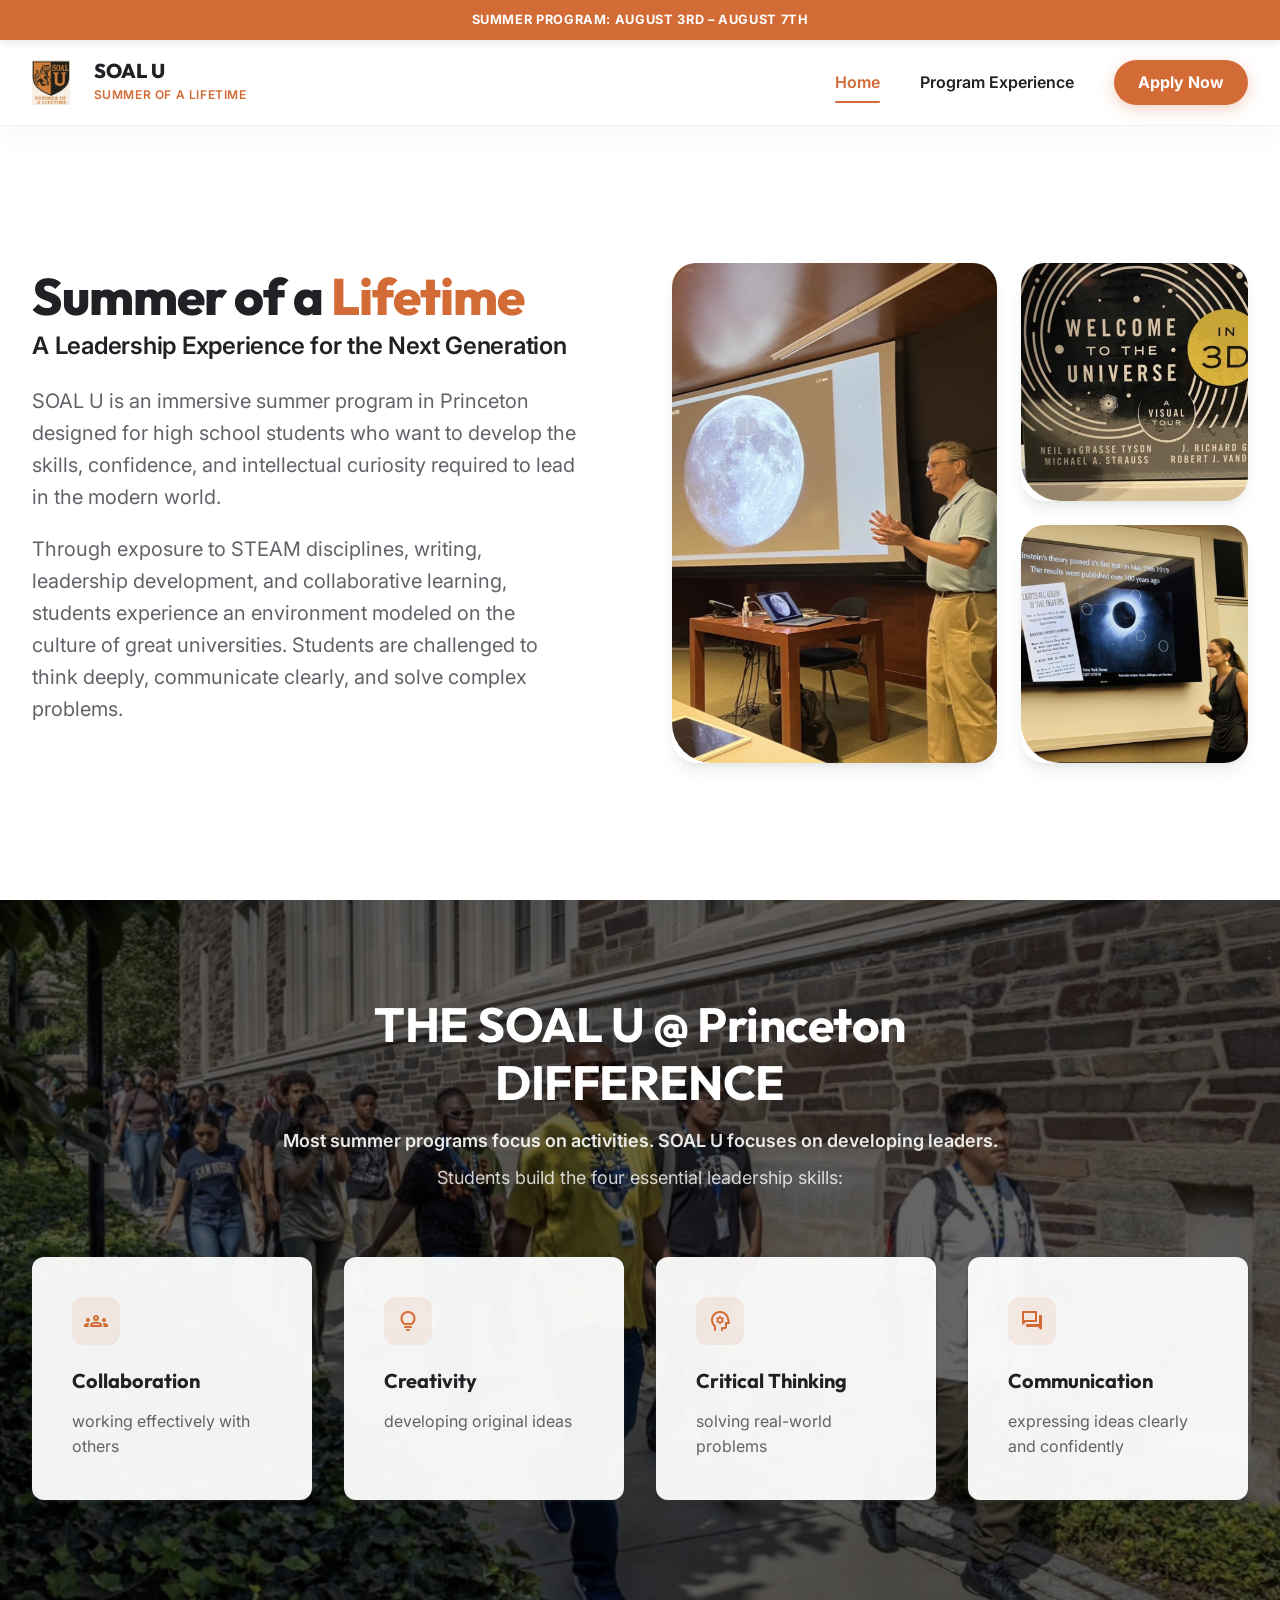
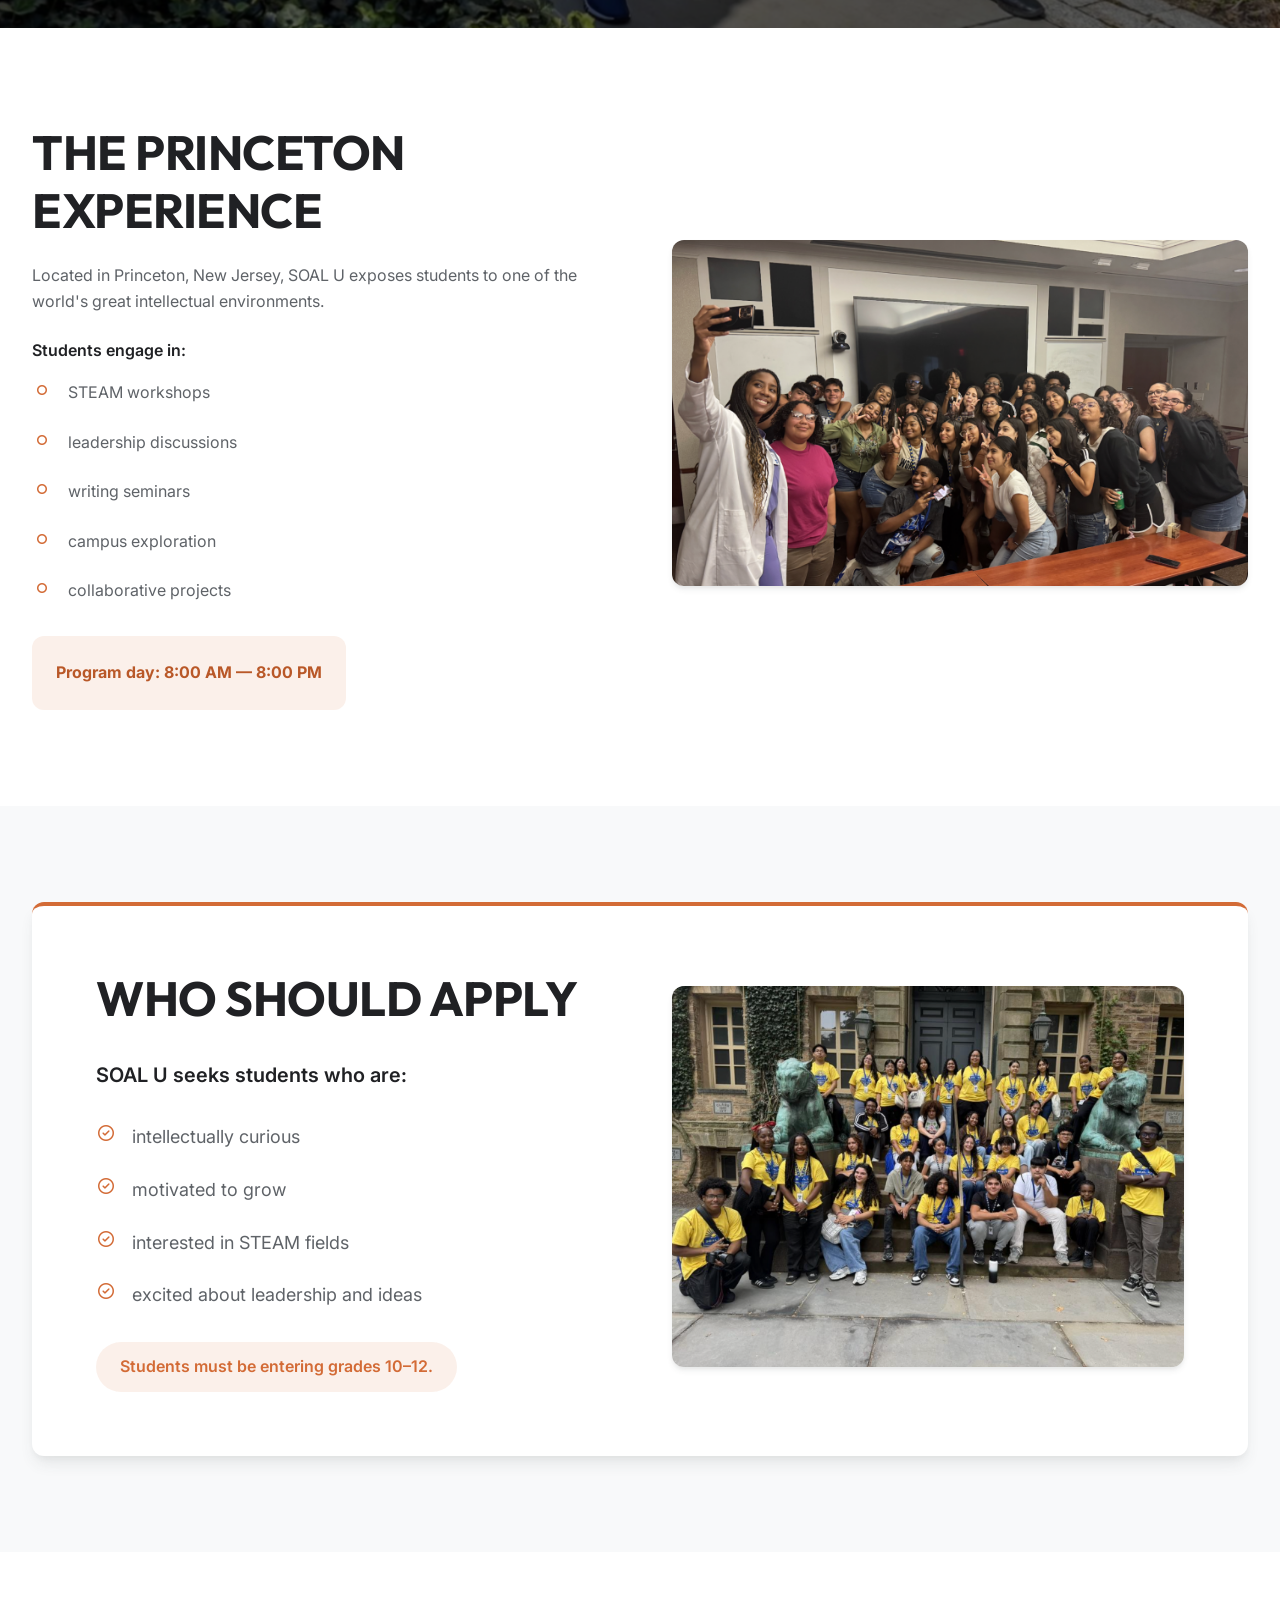
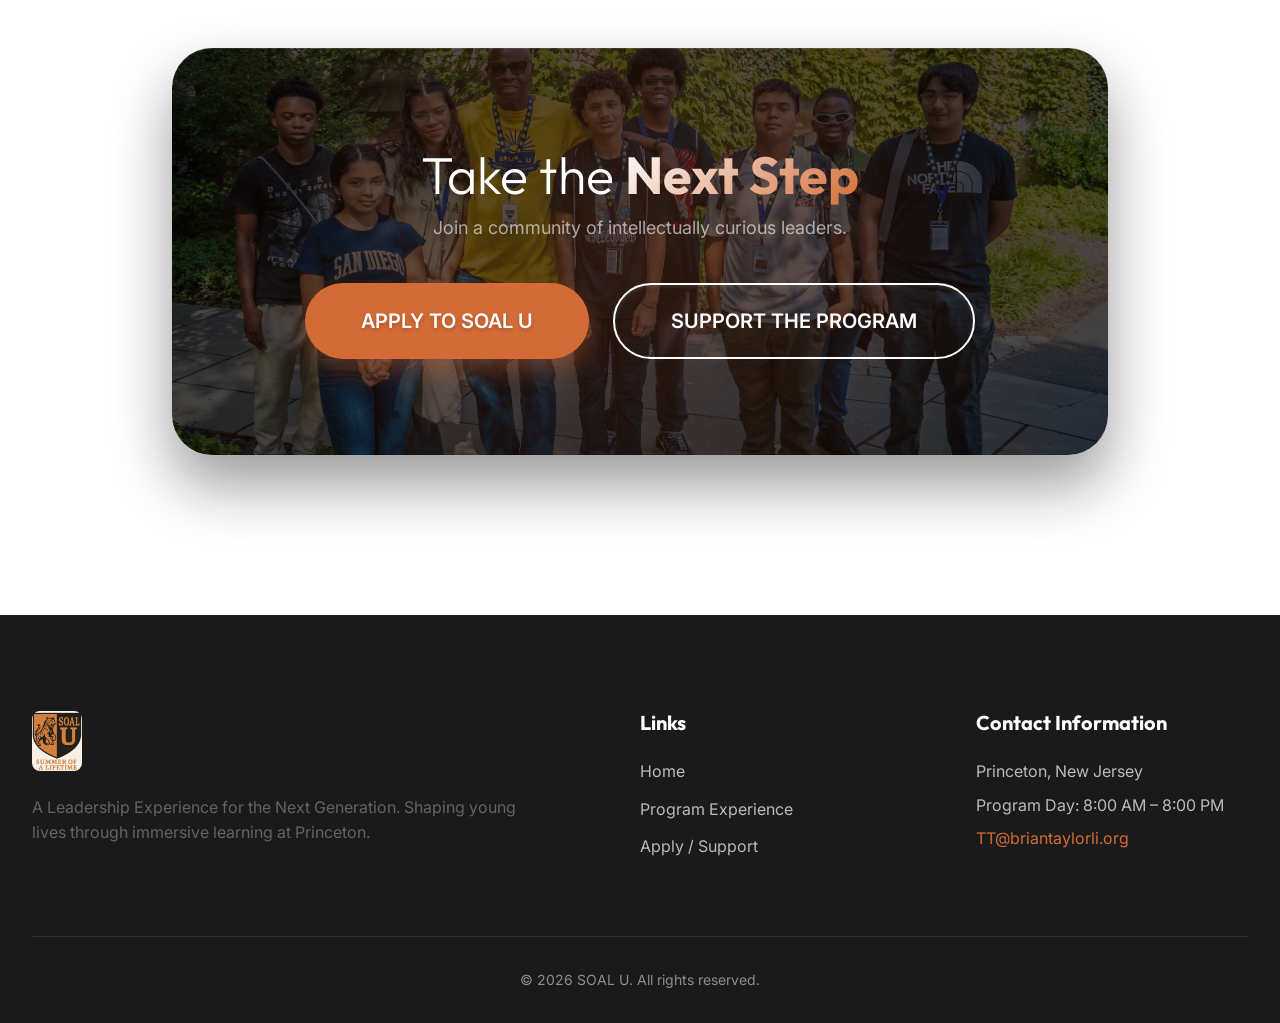
<file: index.html>
<!DOCTYPE html>
<html lang="en">
<head>
    <meta charset="UTF-8">
    <meta name="viewport" content="width=device-width, initial-scale=1.0">
    <title>SOAL U | Home</title>
    <meta name="description" content="A Leadership Experience for the Next Generation. SOAL U summer program in Princeton.">
    <link rel="icon" type="image/png" href="images/logo.png">
    <!-- Google Fonts: Inter & Outfit -->
    <link rel="preconnect" href="https://fonts.googleapis.com">
    <link rel="preconnect" href="https://fonts.gstatic.com" crossorigin>
    <link href="https://fonts.googleapis.com/css2?family=Inter:wght@300;400;500;600;700&family=Outfit:wght@500;700;800&display=swap" rel="stylesheet">
    <!-- Material Symbols -->
    <link rel="stylesheet" href="https://fonts.googleapis.com/css2?family=Material+Symbols+Rounded:opsz,wght,FILL,GRAD@24,400,0,0" />
    <link rel="stylesheet" href="css/styles.css">
</head>
<body>
    <!-- Announcement Bar -->
    <div class="announcement-bar">
        SUMMER PROGRAM: AUGUST 3RD – AUGUST 7TH
    </div>

    <!-- Navbar -->
    <nav class="navbar">
        <div class="container nav-container">
            <a href="index.html" class="nav-logo" style="text-decoration: none;">
                <img src="images/logo.png" alt="SOAL U Logo">
                <div style="display: flex; flex-direction: column; align-items: flex-start; margin-left: 0.5rem;">
                    <span style="font-size: 1.25rem; font-weight: 800; line-height: 1; color: var(--text-dark);">SOAL U</span>
                    <span style="font-size: 0.75rem; font-weight: 600; font-family: 'Inter', sans-serif; letter-spacing: 0.05em; color: var(--primary); text-transform: uppercase; margin-top: 0.2rem;">Summer of a Lifetime</span>
                </div>
            </a>
            <div class="nav-links">
                <a href="index.html" class="active">Home</a>
                <a href="program-experience.html">Program Experience</a>
                <a href="apply-support.html" class="nav-cta">Apply Now</a>
            </div>
            <button class="mobile-menu-btn">
                <span class="material-symbols-rounded">menu</span>
            </button>
        </div>
    </nav>

    <!-- Mobile Nav Drawer -->
    <div class="nav-overlay"></div>
    <div class="mobile-nav">
        <a href="index.html" class="active">Home</a>
        <a href="program-experience.html">Program Experience</a>
        <a href="apply-support.html" class="nav-cta">Apply Now</a>
    </div>

    <!-- Hero Section -->
    <section class="hero">
        <div class="container">
            <div class="grid-2" style="align-items: center; gap: 4rem;">
                <div class="hero-content">
                    <h1 class="title-xl" style="font-size: clamp(2.5rem, 4vw, 3.5rem); margin-bottom: 0.5rem; line-height: 1.1;">
                        Summer of a <span style="color: var(--primary)">Lifetime</span>
                    </h1>
                    <h2 style="font-weight: 600; font-family: 'Inter', sans-serif; font-size: 1.5rem; margin-bottom: 1.5rem; color: var(--text-dark); letter-spacing: -0.01em;">
                        A Leadership Experience for the Next Generation
                    </h2>
                    <div style="font-size: 1.125rem; color: var(--text-light); line-height: 1.6; max-width: 550px;">
                        <p style="margin-bottom: 1.25rem;">SOAL U is an immersive summer program in Princeton designed for high school students who want to develop the skills, confidence, and intellectual curiosity required to lead in the modern world.</p>
                        <p style="margin-bottom: 2rem;">Through exposure to STEAM disciplines, writing, leadership development, and collaborative learning, students experience an environment modeled on the culture of great universities. Students are challenged to think deeply, communicate clearly, and solve complex problems.</p>
                    </div>
                </div>
                
                <div class="hero-image-wrapper" style="width: 100%;">
                    <div class="hero-collage">
                        <div class="hero-img-main"><img src="images/hero-1.png" alt="Hero main"></div>
                        <div class="hero-img-sec"><img src="images/hero-2.png" alt="Hero secondary top"></div>
                        <div class="hero-img-sec"><img src="images/hero-3.png" alt="Hero secondary bottom"></div>
                    </div>
                </div>
            </div>
        </div>
    </section>

    <!-- The Princeton Difference -->
    <section class="section" style="position: relative; overflow: hidden; color: var(--white);">
        <!-- Background Image Map -->
        <div style="position: absolute; top:0; left:0; width: 100%; height: 100%; z-index: 1;">
            <div style="position: absolute; top:0; left:0; width:100%; height:100%; background: rgba(0,0,0,0.6); z-index: 2;"></div>
            <img src="images/princeton-difference.png" alt="The Princeton Difference Background" style="width: 100%; height: 100%; object-fit: cover; z-index: 1;">
        </div>

        <div class="container" style="position: relative; z-index: 5;">
            <div style="text-align: center; max-width: 800px; margin: 0 auto 4rem;">
                <h2 class="title-lg" style="margin-bottom: 1rem; color: var(--white);">THE SOAL U @ Princeton DIFFERENCE</h2>
                <p class="subtitle" style="margin-bottom: 0.5rem; font-weight: 600; color: rgba(255,255,255,0.9);">Most summer programs focus on activities. SOAL U focuses on developing leaders.</p>
                <p class="subtitle" style="color: rgba(255,255,255,0.8);">Students build the four essential leadership skills:</p>
            </div>

            <div class="grid-4" style="margin-bottom: 2rem;">
                <!-- Skill 1 -->
                <div class="feature-card" style="background: rgba(255,255,255,0.95); color: var(--text-dark);">
                    <div class="feature-icon">
                        <span class="material-symbols-rounded">groups</span>
                    </div>
                    <h3 style="color: var(--text-dark);">Collaboration</h3>
                    <p class="text-body" style="color: var(--text-light);">working effectively with others</p>
                </div>
                <!-- Skill 2 -->
                <div class="feature-card" style="background: rgba(255,255,255,0.95); color: var(--text-dark);">
                    <div class="feature-icon">
                        <span class="material-symbols-rounded">lightbulb</span>
                    </div>
                    <h3 style="color: var(--text-dark);">Creativity</h3>
                    <p class="text-body" style="color: var(--text-light);">developing original ideas</p>
                </div>
                <!-- Skill 3 -->
                <div class="feature-card" style="background: rgba(255,255,255,0.95); color: var(--text-dark);">
                    <div class="feature-icon">
                        <span class="material-symbols-rounded">psychology</span>
                    </div>
                    <h3 style="color: var(--text-dark);">Critical Thinking</h3>
                    <p class="text-body" style="color: var(--text-light);">solving real-world problems</p>
                </div>
                <!-- Skill 4 -->
                <div class="feature-card" style="background: rgba(255,255,255,0.95); color: var(--text-dark);">
                    <div class="feature-icon">
                        <span class="material-symbols-rounded">forum</span>
                    </div>
                    <h3 style="color: var(--text-dark);">Communication</h3>
                    <p class="text-body" style="color: var(--text-light);">expressing ideas clearly and confidently</p>
                </div>
            </div>
        </div>
    </section>

    <!-- The Princeton Experience & Who Should Apply -->
    <section class="section">
        <div class="container">
            <div class="grid-2">
                <div>
                    <h2 class="title-lg" style="margin-bottom: 1.5rem;">THE PRINCETON EXPERIENCE</h2>
                    <p class="text-body" style="margin-bottom: 1.5rem;">Located in Princeton, New Jersey, SOAL U exposes students to one of the world's great intellectual environments.</p>
                    
                    <p style="font-weight: 600; margin-bottom: 1rem;">Students engage in:</p>
                    <ul class="component-list" style="margin-bottom: 2rem;">
                        <li class="component-item"><span class="material-symbols-rounded check" style="margin-top:0;">fiber_manual_record</span><div><p class="text-body">STEAM workshops</p></div></li>
                        <li class="component-item"><span class="material-symbols-rounded check" style="margin-top:0;">fiber_manual_record</span><div><p class="text-body">leadership discussions</p></div></li>
                        <li class="component-item"><span class="material-symbols-rounded check" style="margin-top:0;">fiber_manual_record</span><div><p class="text-body">writing seminars</p></div></li>
                        <li class="component-item"><span class="material-symbols-rounded check" style="margin-top:0;">fiber_manual_record</span><div><p class="text-body">campus exploration</p></div></li>
                        <li class="component-item"><span class="material-symbols-rounded check" style="margin-top:0;">fiber_manual_record</span><div><p class="text-body">collaborative projects</p></div></li>
                    </ul>
                    
                    <div style="background: rgba(211, 107, 54, 0.1); padding: 1.5rem; border-radius: 12px; display: inline-block;">
                        <p style="font-weight: 700; color: var(--primary-dark); margin-bottom: 0;">Program day: 8:00 AM — 8:00 PM</p>
                    </div>
                </div>

                <div>
                    <img src="images/princeton-experience.png" alt="The Princeton Experience" style="width: 100%; border-radius: var(--radius); box-shadow: var(--shadow-md);">
                </div>
            </div>
        </div>
    </section>

    <!-- Who Should Apply -->
    <section class="section bg-gray">
        <div class="container">
            <div class="grid-2" style="align-items: center; background: var(--white); padding: 4rem; border-radius: var(--radius); box-shadow: var(--shadow-lg); border-top: 4px solid var(--primary);">
                <div style="text-align: left;">
                    <h2 class="title-lg" style="margin-bottom: 2rem;">WHO SHOULD APPLY</h2>
                    <p style="font-weight: 600; font-size: 1.25rem; margin-bottom: 2rem;">SOAL U seeks students who are:</p>
                    <div style="margin-bottom: 2rem;">
                        <ul class="component-list" style="margin-bottom: 0;">
                            <li class="component-item"><span class="material-symbols-rounded check" style="margin-top:0;">check_circle</span><div><p class="text-body" style="font-size: 1.125rem;">intellectually curious</p></div></li>
                            <li class="component-item"><span class="material-symbols-rounded check" style="margin-top:0;">check_circle</span><div><p class="text-body" style="font-size: 1.125rem;">motivated to grow</p></div></li>
                            <li class="component-item"><span class="material-symbols-rounded check" style="margin-top:0;">check_circle</span><div><p class="text-body" style="font-size: 1.125rem;">interested in STEAM fields</p></div></li>
                            <li class="component-item"><span class="material-symbols-rounded check" style="margin-top:0;">check_circle</span><div><p class="text-body" style="font-size: 1.125rem;">excited about leadership and ideas</p></div></li>
                        </ul>
                    </div>
                    <div style="display: inline-block; padding: 0.75rem 1.5rem; background: rgba(211, 107, 54, 0.1); border-radius: 50px;">
                        <p style="font-weight: 600; color: var(--primary); margin: 0;">Students must be entering grades 10–12.</p>
                    </div>
                </div>
                <div>
                    <img src="images/who-should-apply.png" alt="Who should apply" style="width: 100%; border-radius: var(--radius); box-shadow: var(--shadow-md);">
                </div>
            </div>
        </div>
    </section>

    <!-- Call to Action -->
    <section class="section" style="padding-top: 0; padding-bottom: 6rem;">
        <div class="container text-center" style="text-align: center; max-width: 1000px;">
            <div class="cta-box scroll-reveal" style="background: linear-gradient(rgba(0,0,0,0.7), rgba(0,0,0,0.7)), url('images/take-the-next-step.jpeg'); background-size: cover; background-position: center;">
                <h2>Take the <span style="font-weight: 700; background: linear-gradient(135deg, #fff 0%, var(--primary) 100%); -webkit-background-clip: text; background-clip: text; -webkit-text-fill-color: transparent;">Next Step</span></h2>
                <p class="cta-sub">Join a community of intellectually curious leaders.</p>
                <div style="display: flex; gap: 1.5rem; justify-content: center; flex-wrap: wrap; margin-top: 1rem;">
                    <a href="apply-support.html" class="btn btn-primary" style="font-size: 1.25rem; padding: 1.25rem 3.5rem; box-shadow: 0 10px 25px rgba(211,107,54,0.4); text-shadow: 0 2px 4px rgba(0,0,0,0.2);">APPLY TO SOAL U</a>
                    <a href="apply-support.html#support" class="btn btn-outline-light" style="font-size: 1.25rem; padding: 1.25rem 3.5rem; box-shadow: inset 0 2px 4px rgba(255,255,255,0.1);">SUPPORT THE PROGRAM</a>
                </div>
            </div>
        </div>
    </section>

    <!-- Footer -->
    <footer class="footer">
        <div class="container">
            <div class="footer-grid">
                <div class="footer-col" style="padding-right: 2rem;">
                    <img src="images/logo.png" alt="SOAL U" style="height: 60px; margin-bottom: 1rem; border-radius: 8px;">
                    <p class="text-body">A Leadership Experience for the Next Generation. Shaping young lives through immersive learning at Princeton.</p>
                </div>
                
                <div class="footer-col">
                    <h4>Links</h4>
                    <ul>
                        <li><a href="index.html">Home</a></li>
                        <li><a href="program-experience.html">Program Experience</a></li>
                        <li><a href="apply-support.html">Apply / Support</a></li>
                    </ul>
                </div>
                
                <div class="footer-col">
                    <h4>Contact Information</h4>
                    <p style="color: rgba(255,255,255,0.7); margin-bottom: 0.5rem;">Princeton, New Jersey</p>
                    <p style="color: rgba(255,255,255,0.7); margin-bottom: 0.5rem;">Program Day: 8:00 AM – 8:00 PM</p>
                    <p style="color: rgba(255,255,255,0.7); margin-bottom: 0.5rem;"><a href="mailto:TT@briantaylorli.org" style="color: var(--primary);">TT@briantaylorli.org</a></p>
                </div>
            </div>
            
            <div class="copyright">
                &copy; 2026 SOAL U. All rights reserved.
            </div>
        </div>
    </footer>

    <script src="js/main.js"></script>
</body>
</html>
</file>
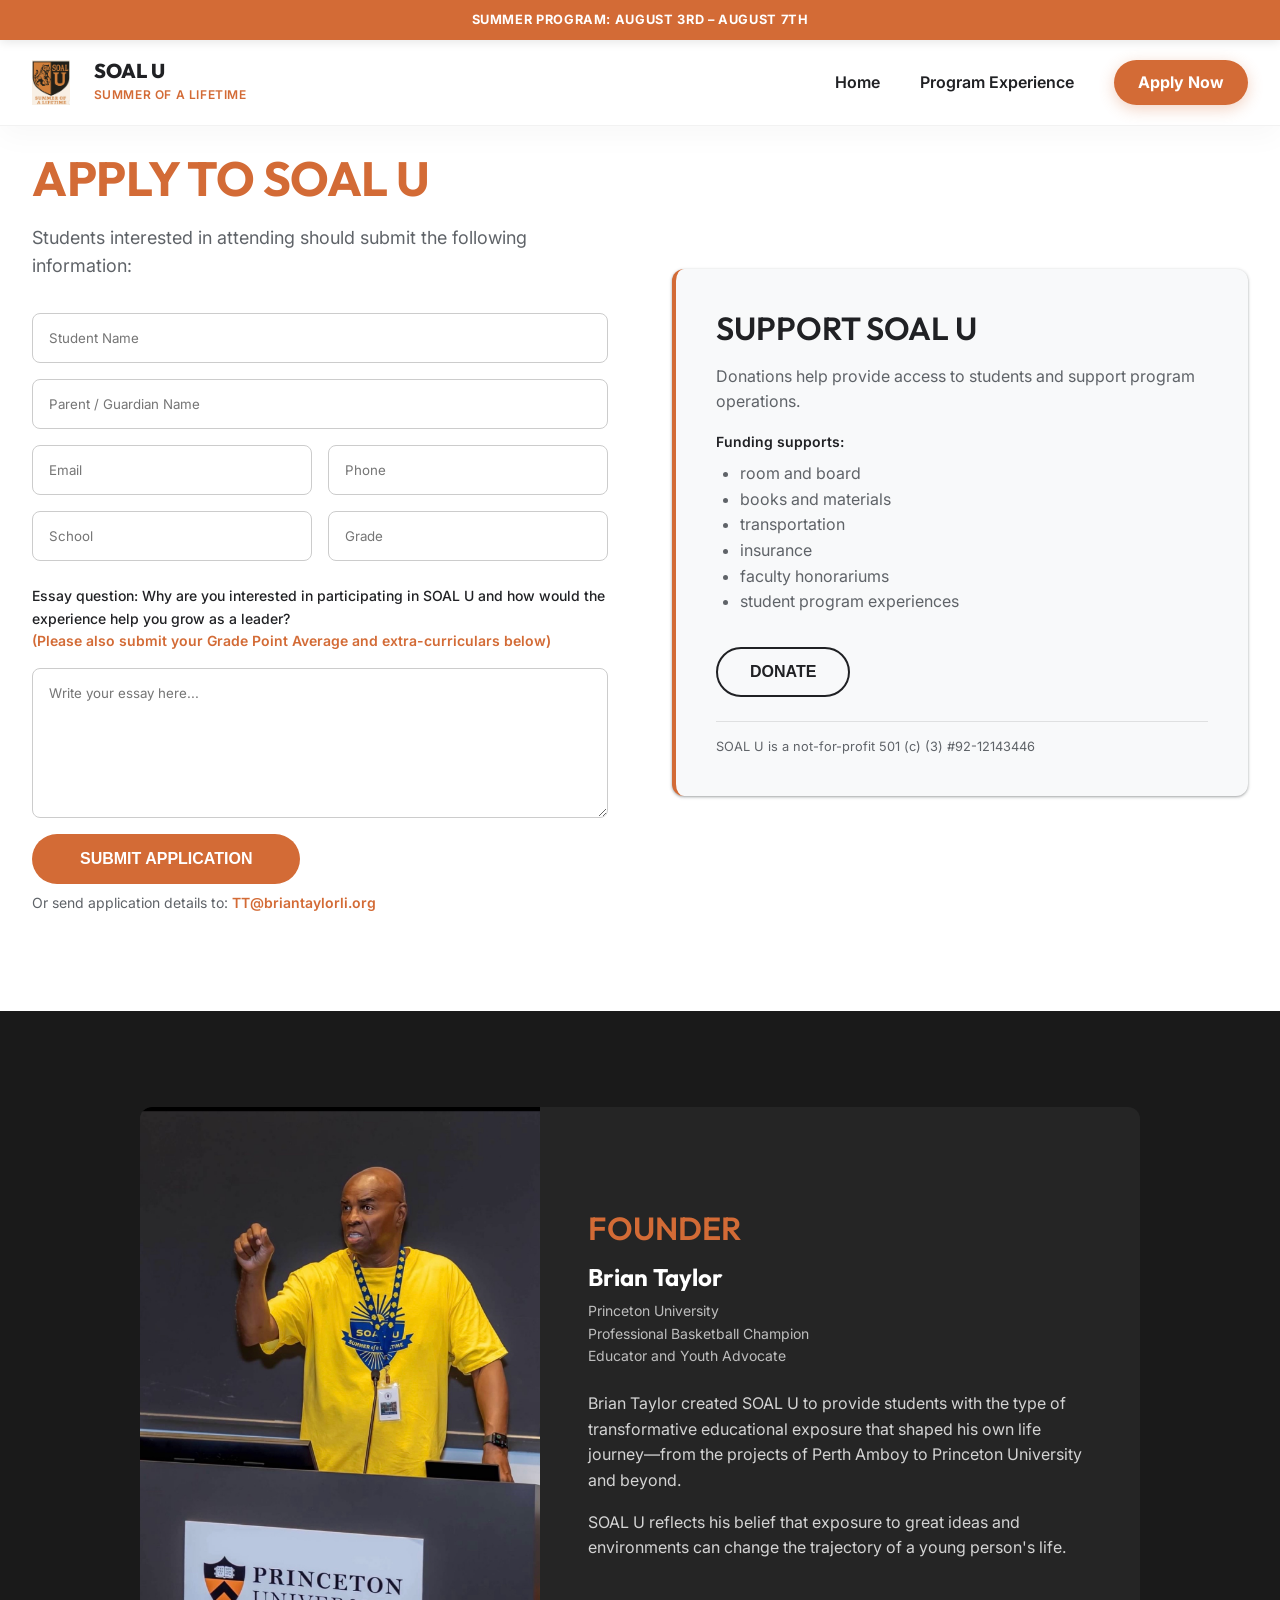
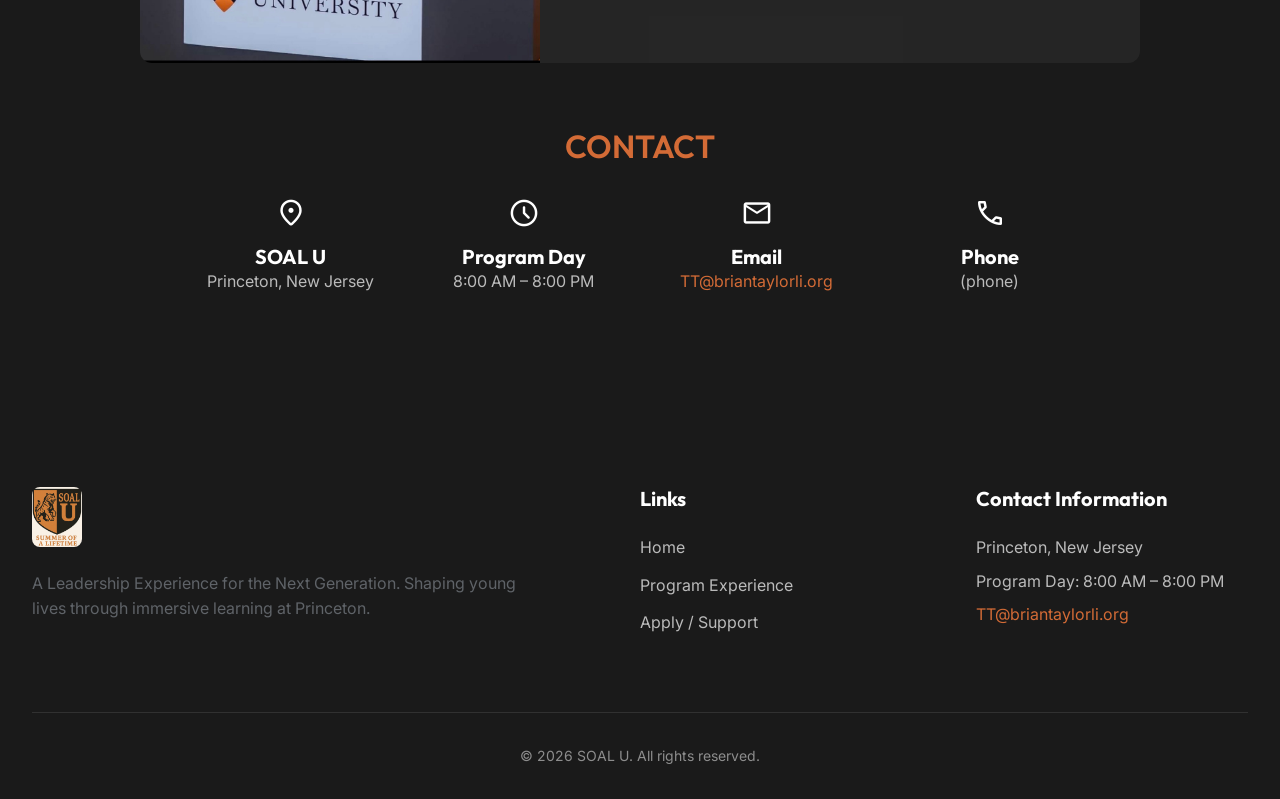
<file: apply-support.html>
<!DOCTYPE html>
<html lang="en">
<head>
    <meta charset="UTF-8">
    <meta name="viewport" content="width=device-width, initial-scale=1.0">
    <title>SOAL U | Apply & Support</title>
    <meta name="description" content="Apply to SOAL U or Support our Program.">
    <link rel="icon" type="image/png" href="images/logo.png">
    <!-- Google Fonts: Inter & Outfit -->
    <link rel="preconnect" href="https://fonts.googleapis.com">
    <link rel="preconnect" href="https://fonts.gstatic.com" crossorigin>
    <link href="https://fonts.googleapis.com/css2?family=Inter:wght@300;400;500;600;700&family=Outfit:wght@500;700;800&display=swap" rel="stylesheet">
    <!-- Material Symbols -->
    <link rel="stylesheet" href="https://fonts.googleapis.com/css2?family=Material+Symbols+Rounded:opsz,wght,FILL,GRAD@24,400,0,0" />
    <link rel="stylesheet" href="css/styles.css">
</head>
<body>
    <!-- Announcement Bar -->
    <div class="announcement-bar">
        SUMMER PROGRAM: AUGUST 3RD – AUGUST 7TH
    </div>

    <!-- Navbar -->
    <nav class="navbar">
        <div class="container nav-container">
            <a href="index.html" class="nav-logo" style="text-decoration: none;">
                <img src="images/logo.png" alt="SOAL U Logo">
                <div style="display: flex; flex-direction: column; align-items: flex-start; margin-left: 0.5rem;">
                    <span style="font-size: 1.25rem; font-weight: 800; line-height: 1; color: var(--text-dark);">SOAL U</span>
                    <span style="font-size: 0.75rem; font-weight: 600; font-family: 'Inter', sans-serif; letter-spacing: 0.05em; color: var(--primary); text-transform: uppercase; margin-top: 0.2rem;">Summer of a Lifetime</span>
                </div>
            </a>
            <div class="nav-links">
                <a href="index.html">Home</a>
                <a href="program-experience.html">Program Experience</a>
                <a href="apply-support.html" class="nav-cta">Apply Now</a>
            </div>
            <button class="mobile-menu-btn">
                <span class="material-symbols-rounded">menu</span>
            </button>
        </div>
    </nav>

    <!-- Mobile Nav Drawer -->
    <div class="nav-overlay"></div>
    <div class="mobile-nav">
        <a href="index.html">Home</a>
        <a href="program-experience.html">Program Experience</a>
        <a href="apply-support.html" class="nav-cta">Apply Now</a>
    </div>

    <!-- Header Section -->
    <section class="section" style="padding-top: 150px; background-color: var(--white);">
        <div class="container">
            <div class="grid-2">
                <!-- Apply Form -->
                <div>
                    <h1 class="title-lg" style="margin-bottom: 1rem; color: var(--primary);">APPLY TO SOAL U</h1>
                    <p class="subtitle" style="margin-bottom: 2rem;">Students interested in attending should submit the following information:</p>
                    
                    <form action="https://formspree.io/f/xdaprrzp" method="POST" style="display: flex; flex-direction: column; gap: 1rem;">
                        <input type="text" name="Student Name" placeholder="Student Name" required style="padding: 1rem; border-radius: 8px; border: 1px solid #ccc; font-family: inherit;">
                        <input type="text" name="Parent / Guardian Name" placeholder="Parent / Guardian Name" required style="padding: 1rem; border-radius: 8px; border: 1px solid #ccc; font-family: inherit;">
                        <div class="form-grid">
                            <input type="email" name="Email" placeholder="Email" required style="padding: 1rem; border-radius: 8px; border: 1px solid #ccc; font-family: inherit;">
                            <input type="tel" name="Phone" placeholder="Phone" required style="padding: 1rem; border-radius: 8px; border: 1px solid #ccc; font-family: inherit;">
                        </div>
                        <div class="form-grid">
                            <input type="text" name="School" placeholder="School" required style="padding: 1rem; border-radius: 8px; border: 1px solid #ccc; font-family: inherit;">
                            <input type="text" name="Grade" placeholder="Grade" required style="padding: 1rem; border-radius: 8px; border: 1px solid #ccc; font-family: inherit;">
                        </div>
                        <label for="essay" style="font-weight: 500; font-size: 0.875rem; color: var(--text-dark); margin-top: 0.5rem;">Essay question: Why are you interested in participating in SOAL U and how would the experience help you grow as a leader? <br><span style="color: var(--primary); font-weight: 600;">(Please also submit your Grade Point Average and extra-curriculars below)</span></label>
                        <textarea id="essay" name="Essay question" placeholder="Write your essay here..." required style="padding: 1rem; border-radius: 8px; border: 1px solid #ccc; font-family: inherit; min-height: 150px;"></textarea>
                        
                        <div style="display: flex; flex-direction: column; gap: 0.5rem;">
                            <button type="submit" class="btn btn-primary" style="width: fit-content; padding: 1rem 3rem;">SUBMIT APPLICATION</button>
                            <p style="font-size: 0.875rem; color: var(--text-light);">Or send application details to: <a href="mailto:TT@briantaylorli.org" style="color: var(--primary); font-weight: 600;">TT@briantaylorli.org</a></p>
                        </div>
                    </form>
                </div>

                <!-- Support Section -->
                <div>
                    <div id="support" style="background: var(--bg-gray); padding: 2.5rem; border-radius: var(--radius); border-left: 4px solid var(--primary); box-shadow: var(--shadow-sm); position: sticky; top: 100px;">
                        <h2 class="title-md" style="margin-bottom: 1rem;">SUPPORT SOAL U</h2>
                        <p class="text-body" style="margin-bottom: 1rem;">Donations help provide access to students and support program operations.</p>
                        <p style="font-weight: 600; margin-bottom: 0.5rem; font-size: 0.875rem;">Funding supports:</p>
                        <ul style="list-style: disc; padding-left: 1.5rem; margin-bottom: 2rem; color: var(--text-light);">
                            <li>room and board</li>
                            <li>books and materials</li>
                            <li>transportation</li>
                            <li>insurance</li>
                            <li>faculty honorariums</li>
                            <li>student program experiences</li>
                        </ul>
                        <button class="btn btn-outline" onclick="alert('Donation window opened!')" style="margin-bottom: 1.5rem;">DONATE</button>
                        <div style="padding-top: 1rem; border-top: 1px solid rgba(0,0,0,0.1); font-size: 0.8rem; color: var(--text-light); line-height: 1.4;">
                            SOAL U is a not-for-profit 501 (c) (3) #92-12143446
                        </div>
                    </div>
                </div>
            </div>
        </div>
    </section>

    <!-- Founder Section -->
    <section class="section bg-dark text-white" style="padding-bottom: 2rem;">
        <div class="container">
            <div class="founder-card">
                <div class="founder-img">
                    <img src="images/founder.jpeg" alt="Brian Taylor, Founder">
                </div>
                <div class="founder-content">
                    <h2 class="title-md" style="margin-bottom: 1rem; color: var(--primary);">FOUNDER</h2>
                    <h3 style="color: var(--white); font-size: 1.5rem; margin-bottom: 0.5rem; font-family: 'Outfit', sans-serif;">Brian Taylor</h3>
                    <ul style="list-style: none; margin-bottom: 1.5rem; color: rgba(255,255,255,0.7); font-size: 0.875rem;" class="component-list">
                        <li>Princeton University</li>
                        <li>Professional Basketball Champion</li>
                        <li>Educator and Youth Advocate</li>
                    </ul>
                    <p style="color: rgba(255,255,255,0.8); margin-bottom: 1rem;">Brian Taylor created SOAL U to provide students with the type of transformative educational exposure that shaped his own life journey—from the projects of Perth Amboy to Princeton University and beyond.</p>
                    <p style="color: rgba(255,255,255,0.8);">SOAL U reflects his belief that exposure to great ideas and environments can change the trajectory of a young person's life.</p>
                </div>
            </div>
        </div>
    </section>

    <!-- Contact Section -->
    <section class="section bg-dark text-white" style="padding-top: 2rem;">
        <div class="container" style="text-align: center;">
            <h2 class="title-md" style="margin-bottom: 2rem; color: var(--primary);">CONTACT</h2>
            <div class="grid-4" style="text-align: center; max-width: 900px; margin: 0 auto;">
                <div>
                    <span class="material-symbols-rounded" style="color: var(--white); font-size: 2rem; margin-bottom: 1rem;">location_on</span>
                    <h4 style="color: var(--white); font-size: 1.25rem;">SOAL U</h4>
                    <p style="color: rgba(255,255,255,0.7);">Princeton, New Jersey</p>
                </div>
                <div>
                    <span class="material-symbols-rounded" style="color: var(--white); font-size: 2rem; margin-bottom: 1rem;">schedule</span>
                    <h4 style="color: var(--white); font-size: 1.25rem;">Program Day</h4>
                    <p style="color: rgba(255,255,255,0.7);">8:00 AM – 8:00 PM</p>
                </div>
                <div>
                    <span class="material-symbols-rounded" style="color: var(--white); font-size: 2rem; margin-bottom: 1rem;">mail</span>
                    <h4 style="color: var(--white); font-size: 1.25rem;">Email</h4>
                    <p style="color: rgba(255,255,255,0.7);"><a href="mailto:TT@briantaylorli.org" style="color: var(--primary);">TT@briantaylorli.org</a></p>
                </div>
                <div>
                    <span class="material-symbols-rounded" style="color: var(--white); font-size: 2rem; margin-bottom: 1rem;">phone</span>
                    <h4 style="color: var(--white); font-size: 1.25rem;">Phone</h4>
                    <p style="color: rgba(255,255,255,0.7);">(phone)</p>
                </div>
            </div>
        </div>
    </section>

    <!-- Footer -->
    <footer class="footer" style="margin-top: 0;">
        <div class="container">
            <div class="footer-grid">
                <div class="footer-col" style="padding-right: 2rem;">
                    <img src="images/logo.png" alt="SOAL U" style="height: 60px; margin-bottom: 1rem; border-radius: 8px;">
                    <p class="text-body">A Leadership Experience for the Next Generation. Shaping young lives through immersive learning at Princeton.</p>
                </div>
                
                <div class="footer-col">
                    <h4>Links</h4>
                    <ul>
                        <li><a href="index.html">Home</a></li>
                        <li><a href="program-experience.html">Program Experience</a></li>
                        <li><a href="apply-support.html">Apply / Support</a></li>
                    </ul>
                </div>
                
                <div class="footer-col">
                    <h4>Contact Information</h4>
                    <p style="color: rgba(255,255,255,0.7); margin-bottom: 0.5rem;">Princeton, New Jersey</p>
                    <p style="color: rgba(255,255,255,0.7); margin-bottom: 0.5rem;">Program Day: 8:00 AM – 8:00 PM</p>
                    <p style="color: rgba(255,255,255,0.7); margin-bottom: 0.5rem;"><a href="mailto:TT@briantaylorli.org" style="color: var(--primary);">TT@briantaylorli.org</a></p>
                </div>
            </div>
            
            <div class="copyright">
                &copy; 2026 SOAL U. All rights reserved.
            </div>
        </div>
    </footer>

    <script src="js/main.js"></script>
</body>
</html>
</file>
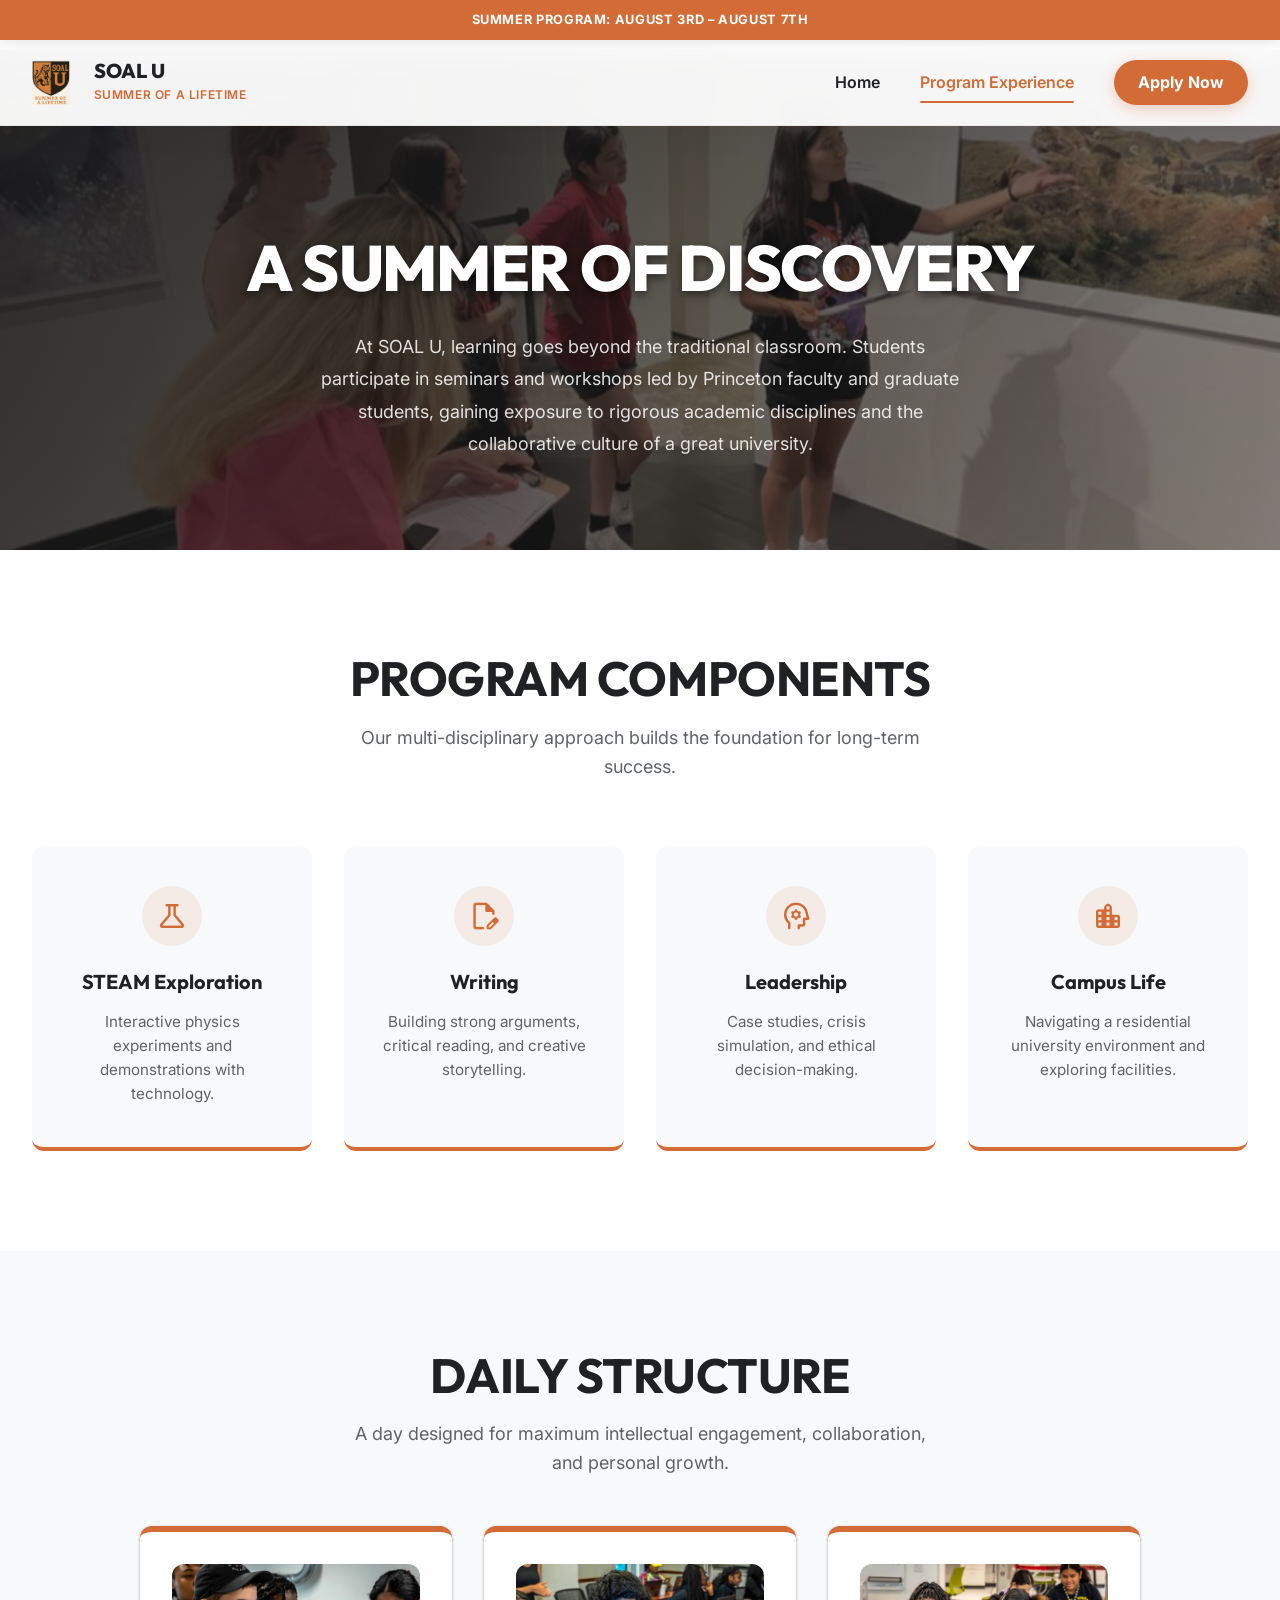
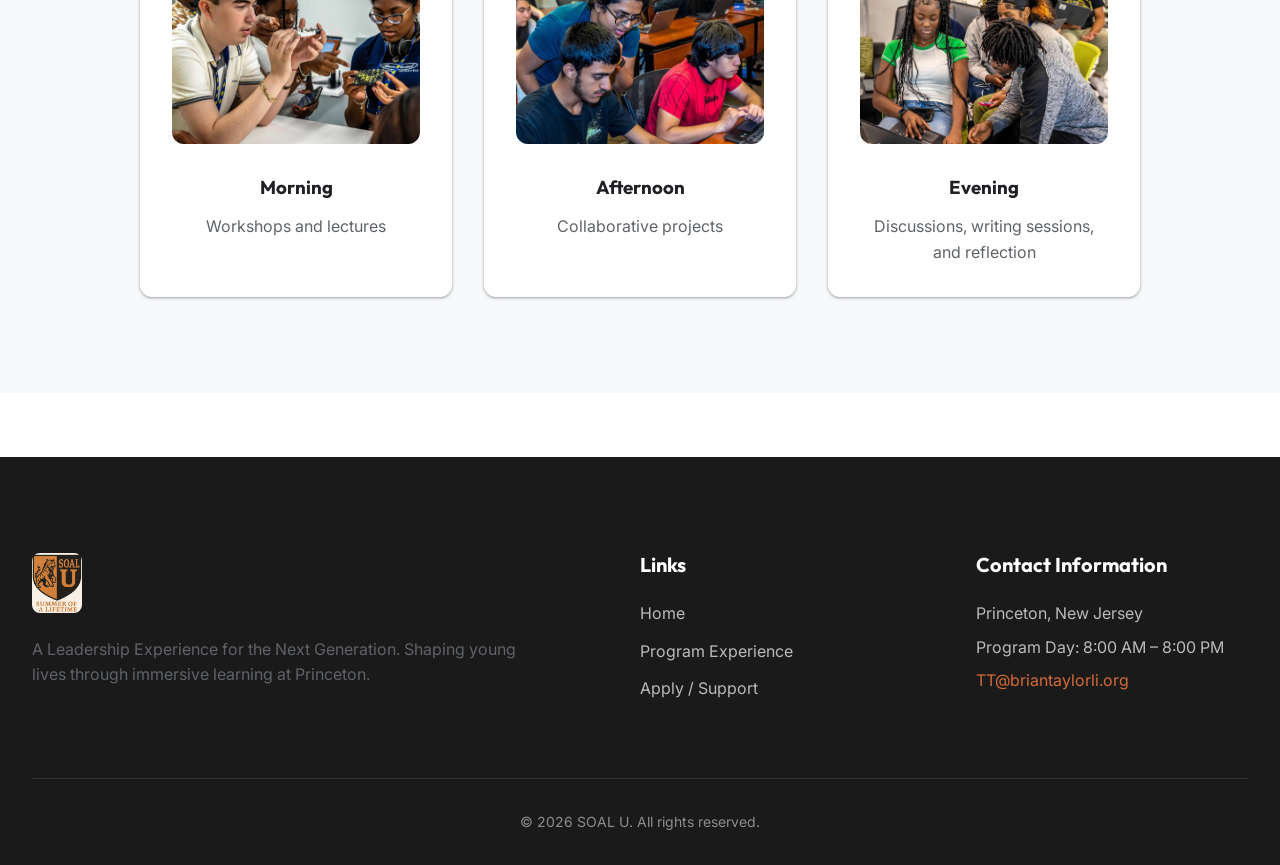
<file: program-experience.html>
<!DOCTYPE html>
<html lang="en">
<head>
    <meta charset="UTF-8">
    <meta name="viewport" content="width=device-width, initial-scale=1.0">
    <title>SOAL U | Program Experience</title>
    <meta name="description" content="A Summer of Discovery at SOAL U.">
    <link rel="icon" type="image/png" href="images/logo.png">
    <!-- Google Fonts: Inter & Outfit -->
    <link rel="preconnect" href="https://fonts.googleapis.com">
    <link rel="preconnect" href="https://fonts.gstatic.com" crossorigin>
    <link href="https://fonts.googleapis.com/css2?family=Inter:wght@300;400;500;600;700&family=Outfit:wght@500;700;800&display=swap" rel="stylesheet">
    <!-- Material Symbols -->
    <link rel="stylesheet" href="https://fonts.googleapis.com/css2?family=Material+Symbols+Rounded:opsz,wght,FILL,GRAD@24,400,0,0" />
    <link rel="stylesheet" href="css/styles.css">
</head>
<body>
    <!-- Announcement Bar -->
    <div class="announcement-bar">
        SUMMER PROGRAM: AUGUST 3RD – AUGUST 7TH
    </div>

    <!-- Navbar -->
    <nav class="navbar">
        <div class="container nav-container">
            <a href="index.html" class="nav-logo" style="text-decoration: none;">
                <img src="images/logo.png" alt="SOAL U Logo">
                <div style="display: flex; flex-direction: column; align-items: flex-start; margin-left: 0.5rem;">
                    <span style="font-size: 1.25rem; font-weight: 800; line-height: 1; color: var(--text-dark);">SOAL U</span>
                    <span style="font-size: 0.75rem; font-weight: 600; font-family: 'Inter', sans-serif; letter-spacing: 0.05em; color: var(--primary); text-transform: uppercase; margin-top: 0.2rem;">Summer of a Lifetime</span>
                </div>
            </a>
            <div class="nav-links">
                <a href="index.html">Home</a>
                <a href="program-experience.html" class="active">Program Experience</a>
                <a href="apply-support.html" class="nav-cta">Apply Now</a>
            </div>
            <button class="mobile-menu-btn">
                <span class="material-symbols-rounded">menu</span>
            </button>
        </div>
    </nav>

    <!-- Mobile Nav Drawer -->
    <div class="nav-overlay"></div>
    <div class="mobile-nav">
        <a href="index.html">Home</a>
        <a href="program-experience.html" class="active">Program Experience</a>
        <a href="apply-support.html" class="nav-cta">Apply Now</a>
    </div>

    <!-- Header Banner Section -->
    <section class="section" style="position: relative; overflow: hidden; padding: clamp(140px, 20vh, 200px) 0 clamp(60px, 10vh, 100px); margin-top: 50px;">
        <div style="position: absolute; top:0; left:0; width: 100%; height: 100%; z-index: 1;">
            <div style="position: absolute; top:0; left:0; width:100%; height:100%; background: linear-gradient(135deg, rgba(26,26,26,0.95) 0%, rgba(26,26,26,0.5) 100%); z-index: 2;"></div>
            <img src="images/summer-of-discovery.png" alt="A Summer of Discovery" style="width: 100%; height: 100%; object-fit: cover; object-position: center; z-index: 1;">
        </div>

        <div class="container" style="position: relative; z-index: 5;">
            <div style="max-width: 800px; margin: 0 auto; text-align: center;">
                <h1 class="title-xl" style="margin-bottom: 1.5rem; color: var(--white); text-shadow: 0 4px 10px rgba(0,0,0,0.5);">A SUMMER OF DISCOVERY</h1>
                <p style="font-size: 1.125rem; color: rgba(255,255,255,0.85); line-height: 1.8; max-width: 650px; margin: 0 auto;">At SOAL U, learning goes beyond the traditional classroom. Students participate in seminars and workshops led by Princeton faculty and graduate students, gaining exposure to rigorous academic disciplines and the collaborative culture of a great university.</p>
            </div>
        </div>
    </section>

    <!-- Program Components -->
    <section class="section" style="padding-top: 100px; padding-bottom: 100px;">
        <div class="container">
            <div style="text-align: center; margin-bottom: 4rem;">
                <h2 class="title-lg" style="margin-bottom: 1rem;">PROGRAM COMPONENTS</h2>
                <p class="subtitle" style="max-width: 600px; margin: 0 auto;">Our multi-disciplinary approach builds the foundation for long-term success.</p>
            </div>
            
            <div class="grid-4">
                <!-- STEAM -->
                <div style="background: var(--bg-gray); padding: 2.5rem 2rem; border-radius: var(--radius); text-align: center; border-bottom: 4px solid var(--primary);">
                    <div style="width: 60px; height: 60px; background: rgba(211,107,54,0.1); color: var(--primary); display: flex; align-items: center; justify-content: center; border-radius: 50%; margin: 0 auto 1.5rem;">
                        <span class="material-symbols-rounded" style="font-size: 2rem;">science</span>
                    </div>
                    <h3 style="margin-bottom: 1rem; font-size: 1.25rem;">STEAM Exploration</h3>
                    <p class="text-body" style="font-size: 0.95rem;">Interactive physics experiments and demonstrations with technology.</p>
                </div>
                
                <!-- Writing -->
                <div style="background: var(--bg-gray); padding: 2.5rem 2rem; border-radius: var(--radius); text-align: center; border-bottom: 4px solid var(--primary);">
                    <div style="width: 60px; height: 60px; background: rgba(211,107,54,0.1); color: var(--primary); display: flex; align-items: center; justify-content: center; border-radius: 50%; margin: 0 auto 1.5rem;">
                        <span class="material-symbols-rounded" style="font-size: 2rem;">edit_document</span>
                    </div>
                    <h3 style="margin-bottom: 1rem; font-size: 1.25rem;">Writing</h3>
                    <p class="text-body" style="font-size: 0.95rem;">Building strong arguments, critical reading, and creative storytelling.</p>
                </div>
                
                <!-- Leadership -->
                <div style="background: var(--bg-gray); padding: 2.5rem 2rem; border-radius: var(--radius); text-align: center; border-bottom: 4px solid var(--primary);">
                    <div style="width: 60px; height: 60px; background: rgba(211,107,54,0.1); color: var(--primary); display: flex; align-items: center; justify-content: center; border-radius: 50%; margin: 0 auto 1.5rem;">
                        <span class="material-symbols-rounded" style="font-size: 2rem;">psychology</span>
                    </div>
                    <h3 style="margin-bottom: 1rem; font-size: 1.25rem;">Leadership</h3>
                    <p class="text-body" style="font-size: 0.95rem;">Case studies, crisis simulation, and ethical decision-making.</p>
                </div>
                
                <!-- Campus Life -->
                <div style="background: var(--bg-gray); padding: 2.5rem 2rem; border-radius: var(--radius); text-align: center; border-bottom: 4px solid var(--primary);">
                    <div style="width: 60px; height: 60px; background: rgba(211,107,54,0.1); color: var(--primary); display: flex; align-items: center; justify-content: center; border-radius: 50%; margin: 0 auto 1.5rem;">
                        <span class="material-symbols-rounded" style="font-size: 2rem;">location_city</span>
                    </div>
                    <h3 style="margin-bottom: 1rem; font-size: 1.25rem;">Campus Life</h3>
                    <p class="text-body" style="font-size: 0.95rem;">Navigating a residential university environment and exploring facilities.</p>
                </div>
            </div>
        </div>
    </section>

    <!-- Daily Structure (Simple Timeline) -->
    <section class="section bg-gray">
        <div class="container">
            <div style="text-align: center; margin-bottom: 3rem;">
                <h2 class="title-lg" style="margin-bottom: 1rem;">DAILY STRUCTURE</h2>
                <p class="subtitle" style="max-width: 600px; margin: 0 auto;">A day designed for maximum intellectual engagement, collaboration, and personal growth.</p>
            </div>
            
            <div class="grid-3" style="max-width: 1000px; margin: 0 auto;">
                <div style="background: var(--white); padding: 2rem; border-radius: var(--radius); text-align: center; border-top: 6px solid var(--primary); box-shadow: var(--shadow-sm);">
                    <img src="images/daily-structure-1.png" alt="Morning" style="width: 100%; border-radius: 12px; margin-bottom: 1.5rem; height: 180px; object-fit: cover;">
                    <h3 style="margin-bottom: 1rem;">Morning</h3>
                    <p class="text-body">Workshops and lectures</p>
                </div>

                <div style="background: var(--white); padding: 2rem; border-radius: var(--radius); text-align: center; border-top: 6px solid var(--primary); box-shadow: var(--shadow-sm);">
                    <img src="images/daily-structure-2.png" alt="Afternoon" style="width: 100%; border-radius: 12px; margin-bottom: 1.5rem; height: 180px; object-fit: cover;">
                    <h3 style="margin-bottom: 1rem;">Afternoon</h3>
                    <p class="text-body">Collaborative projects</p>
                </div>

                <div style="background: var(--white); padding: 2rem; border-radius: var(--radius); text-align: center; border-top: 6px solid var(--primary); box-shadow: var(--shadow-sm);">
                    <img src="images/daily-structure-3.png" alt="Evening" style="width: 100%; border-radius: 12px; margin-bottom: 1.5rem; height: 180px; object-fit: cover;">
                    <h3 style="margin-bottom: 1rem;">Evening</h3>
                    <p class="text-body">Discussions, writing sessions, and reflection</p>
                </div>
            </div>
        </div>
    </section>

    <!-- Footer -->
    <footer class="footer">
        <div class="container">
            <div class="footer-grid">
                <div class="footer-col" style="padding-right: 2rem;">
                    <img src="images/logo.png" alt="SOAL U" style="height: 60px; margin-bottom: 1rem; border-radius: 8px;">
                    <p class="text-body">A Leadership Experience for the Next Generation. Shaping young lives through immersive learning at Princeton.</p>
                </div>
                
                <div class="footer-col">
                    <h4>Links</h4>
                    <ul>
                        <li><a href="index.html">Home</a></li>
                        <li><a href="program-experience.html">Program Experience</a></li>
                        <li><a href="apply-support.html">Apply / Support</a></li>
                    </ul>
                </div>
                
                <div class="footer-col">
                    <h4>Contact Information</h4>
                    <p style="color: rgba(255,255,255,0.7); margin-bottom: 0.5rem;">Princeton, New Jersey</p>
                    <p style="color: rgba(255,255,255,0.7); margin-bottom: 0.5rem;">Program Day: 8:00 AM – 8:00 PM</p>
                    <p style="color: rgba(255,255,255,0.7); margin-bottom: 0.5rem;"><a href="mailto:TT@briantaylorli.org" style="color: var(--primary);">TT@briantaylorli.org</a></p>
                </div>
            </div>
            
            <div class="copyright">
                &copy; 2026 SOAL U. All rights reserved.
            </div>
        </div>
    </footer>

    <script src="js/main.js"></script>
</body>
</html>
</file>
<file: css/styles.css>
@import url('https://fonts.googleapis.com/css2?family=Inter:wght@300;400;500;600;700&family=Outfit:wght@500;700;800&display=swap');

:root {
  --primary: #D36B36; /* Derived from logo */
  --primary-dark: #B95828;
  --text-dark: #202124;
  --text-light: #5F6368;
  --bg-light: #FFFFFF;
  --bg-gray: #F8F9FA;
  --bg-dark: #1A1A1A;
  --white: #FFFFFF;
  --shadow-sm: 0 1px 2px 0 rgba(60,64,67,0.3), 0 1px 3px 1px rgba(60,64,67,0.15);
  --shadow-md: 0 4px 6px -1px rgba(60,64,67,0.1), 0 2px 4px -1px rgba(60,64,67,0.06);
  --shadow-lg: 0 10px 15px -3px rgba(60,64,67,0.1), 0 4px 6px -2px rgba(60,64,67,0.05);
  --transition: all 0.3s cubic-bezier(0.4, 0, 0.2, 1);
  --radius: 12px;
  --nav-height: 85px;
  --announcement-height: 40px;
}

* {
  margin: 0;
  padding: 0;
  box-sizing: border-box;
}

html {
  scroll-behavior: smooth;
}

body {
  font-family: 'Inter', sans-serif;
  color: var(--text-dark);
  line-height: 1.6;
  background-color: var(--bg-light);
  overflow-x: hidden;
}

h1, h2, h3, h4, h5, h6 {
  font-family: 'Outfit', sans-serif;
  color: var(--text-dark);
  line-height: 1.2;
}

a {
  text-decoration: none;
  color: inherit;
}

ul {
  list-style: none;
}

/* Typography */
.title-xl { font-size: clamp(3rem, 5vw, 4.5rem); font-weight: 800; letter-spacing: -0.02em; }
.title-lg { font-size: clamp(2rem, 4vw, 3rem); font-weight: 700; letter-spacing: -0.01em; }
.title-md { font-size: clamp(1.5rem, 3vw, 2rem); font-weight: 600; }
.subtitle { font-size: 1.125rem; color: var(--text-light); }
.text-body { font-size: 1rem; color: var(--text-light); }

/* Layout & Utils */
.container {
  width: 100%;
  max-width: 1280px;
  margin: 0 auto;
  padding: 0 2rem;
}

.section {
  padding: 6rem 0;
}

.bg-gray { background-color: var(--bg-gray); }
.bg-dark { background-color: var(--bg-dark); color: var(--white); }
.bg-dark h1, .bg-dark h2, .bg-dark h3 { color: var(--white); }
.bg-dark .subtitle, .bg-dark .text-body { color: rgba(255,255,255,0.8); }

.grid-2 {
  display: grid;
  grid-template-columns: 1fr 1fr;
  gap: 4rem;
  align-items: center;
}

.grid-3 {
  display: grid;
  grid-template-columns: repeat(3, 1fr);
  gap: 2rem;
}

.grid-4 {
  display: grid;
  grid-template-columns: repeat(4, 1fr);
  gap: 2rem;
}

/* Buttons */
.btn {
  display: inline-flex;
  align-items: center;
  justify-content: center;
  padding: 0.875rem 2rem;
  border-radius: 50px;
  font-weight: 600;
  font-size: 1rem;
  transition: var(--transition);
  cursor: pointer;
  border: none;
}

.btn-primary {
  background-color: var(--primary);
  color: var(--white);
}

.btn-primary:hover {
  background-color: var(--primary-dark);
  transform: translateY(-2px);
  box-shadow: var(--shadow-md);
}

.btn-outline {
  background-color: transparent;
  color: var(--text-dark);
  border: 2px solid var(--text-dark);
}

.btn-outline:hover {
  background-color: var(--text-dark);
  color: var(--white);
}

.btn-outline-light {
  background-color: transparent;
  color: var(--white);
  border: 2px solid var(--white);
}

.btn-outline-light:hover {
  background-color: var(--white);
  color: var(--primary-dark);
}

.announcement-bar {
  background: var(--primary);
  color: var(--white);
  text-align: center;
  height: var(--announcement-height);
  display: flex;
  align-items: center;
  justify-content: center;
  font-size: 0.8rem;
  font-weight: 700;
  letter-spacing: 0.05em;
  text-transform: uppercase;
  position: fixed;
  top: 0;
  left: 0;
  width: 100%;
  z-index: 1100;
  box-shadow: 0 2px 10px rgba(0,0,0,0.1);
}

/* Navbar */
.navbar {
  position: fixed;
  top: var(--announcement-height);
  left: 0;
  width: 100%;
  padding: 1.25rem 0;
  background-color: rgba(255, 255, 255, 0.95);
  backdrop-filter: blur(12px);
  -webkit-backdrop-filter: blur(12px);
  z-index: 1000;
  border-bottom: 1px solid rgba(0,0,0,0.05);
  box-shadow: 0 10px 30px rgba(0,0,0,0.03);
  transition: all 0.3s ease;
}

.navbar.scrolled {
  padding: 0.75rem 0;
  box-shadow: var(--shadow-sm);
}

.nav-container {
  display: flex;
  justify-content: space-between;
  align-items: center;
}

.nav-logo {
  display: flex;
  align-items: center;
  gap: 1rem;
  font-family: 'Outfit', sans-serif;
  font-weight: 800;
  font-size: 1.5rem;
  color: var(--text-dark);
}

.nav-logo img {
  height: 45px;
  transition: transform 0.3s ease;
}

.nav-logo:hover img {
  transform: scale(1.05);
}

.nav-links {
  display: flex;
  gap: 2.5rem;
  align-items: center;
}

.nav-links a {
  text-decoration: none;
  color: var(--text-dark);
  font-weight: 600;
  font-size: 1rem;
  position: relative;
  padding: 0.5rem 0;
  transition: color 0.3s ease;
}

.nav-links a::after {
  content: '';
  position: absolute;
  bottom: 0;
  left: 0;
  width: 0%;
  height: 2px;
  background-color: var(--primary);
  transition: width 0.3s ease;
  border-radius: 2px;
}

.nav-links a:hover {
  color: var(--primary);
}

.nav-links a:hover::after, .nav-links a.active::after {
  width: 100%;
}

.nav-links a.active {
  color: var(--primary);
}

.nav-cta {
  background-color: var(--primary);
  color: var(--white) !important;
  padding: 0.6rem 1.5rem !important;
  border-radius: 50px;
  font-weight: 700 !important;
  box-shadow: 0 4px 15px rgba(211, 107, 54, 0.3);
}

.nav-cta::after {
  display: none !important;
}

.nav-cta:hover {
  background-color: #e87b45 !important;
  color: var(--white) !important;
  transform: translateY(-2px);
  box-shadow: 0 6px 20px rgba(211, 107, 54, 0.4);
}

.mobile-menu-btn {
  display: none;
  background: none;
  border: none;
  font-size: 2rem;
  cursor: pointer;
  color: var(--text-dark);
  z-index: 1001;
}

/* Mobile Nav Drawer */
.mobile-nav {
  position: fixed;
  top: 0;
  right: -100%;
  width: 80%;
  max-width: 300px;
  height: 100vh;
  background: var(--white);
  z-index: 1200;
  padding: 6rem 2rem 2rem;
  display: flex;
  flex-direction: column;
  gap: 1.5rem;
  box-shadow: -10px 0 30px rgba(0,0,0,0.1);
  transition: right 0.4s cubic-bezier(0.16, 1, 0.3, 1);
}

.mobile-nav.open {
  right: 0;
}

.mobile-nav a {
  font-size: 1.25rem;
  font-weight: 700;
  color: var(--text-dark);
}

.mobile-nav .nav-cta {
  text-align: center;
}

.nav-overlay {
  position: fixed;
  top: 0;
  left: 0;
  width: 100%;
  height: 100%;
  background: rgba(0,0,0,0.5);
  backdrop-filter: blur(4px);
  z-index: 1150;
  opacity: 0;
  pointer-events: none;
  transition: opacity 0.3s ease;
}

.nav-overlay.open {
  opacity: 1;
  pointer-events: auto;
}

/* Hero Section */
.hero {
  min-height: 100vh;
  display: flex;
  align-items: center;
  padding-top: calc(var(--nav-height) + var(--announcement-height));
  position: relative;
  overflow: hidden;
}

.hero-content {
  position: relative;
  z-index: 2;
  width: 100%;
}

.hero .label {
  display: inline-block;
  padding: 0.5rem 1rem;
  background-color: rgba(211, 107, 54, 0.1);
  color: var(--primary);
  border-radius: 50px;
  font-weight: 600;
  margin-bottom: 1.5rem;
  text-transform: uppercase;
  letter-spacing: 1px;
  font-size: 0.875rem;
}

.hero h1 {
  margin-bottom: 1.5rem;
}

.hero p {
  font-size: 1.25rem;
  color: var(--text-light);
  margin-bottom: 2.5rem;
}

.hero-image-wrapper {
  position: relative;
  width: 100%;
  height: auto;
  z-index: 1;
}

.hero-image-wrapper img {
  width: 100%;
  height: 100%;
  object-fit: cover;
  object-position: center;
  border-bottom-left-radius: 40px;
}

/* Feature Cards */
.feature-card {
  background: var(--white);
  padding: 2.5rem;
  border-radius: var(--radius);
  box-shadow: var(--shadow-sm);
  transition: var(--transition);
  height: 100%;
  position: relative;
  overflow: hidden;
}

.feature-card::before {
  content: '';
  position: absolute;
  top: 0;
  left: 0;
  width: 100%;
  height: 4px;
  background: var(--primary);
  transform: scaleX(0);
  transform-origin: left;
  transition: transform 0.3s ease;
}

.feature-card:hover {
  transform: translateY(-5px);
  box-shadow: var(--shadow-lg);
}

.feature-card:hover::before {
  transform: scaleX(1);
}

.feature-icon {
  width: 48px;
  height: 48px;
  background: rgba(211, 107, 54, 0.1);
  color: var(--primary);
  border-radius: 12px;
  display: flex;
  align-items: center;
  justify-content: center;
  font-size: 1.5rem;
  margin-bottom: 1.5rem;
}

.feature-card h3 {
  margin-bottom: 1rem;
  font-size: 1.25rem;
}

/* Image Grid */
.masonry-grid {
  display: grid;
  grid-template-columns: repeat(2, 1fr);
  gap: 2rem;
}

.masonry-item {
  border-radius: var(--radius);
  overflow: hidden;
  box-shadow: var(--shadow-md);
  position: relative;
}

.masonry-item img {
  width: 100%;
  height: 100%;
  object-fit: cover;
  transition: transform 0.5s ease;
  display: block;
}

.masonry-item:hover img {
  transform: scale(1.05);
}

.masonry-item:first-child {
  grid-row: span 2;
}

/* Hero Collage */
.hero-collage {
  display: grid;
  grid-template-columns: 10fr 7fr;
  grid-template-rows: 1fr 1fr;
  gap: 1.5rem;
  align-items: stretch;
}

.hero-img-main {
  grid-row: span 2;
  border-radius: 24px;
  overflow: hidden;
  box-shadow: var(--shadow-lg);
  height: 500px;
}

.hero-img-sec {
  border-radius: 24px;
  overflow: hidden;
  box-shadow: var(--shadow-lg);
  height: calc(250px - 0.75rem);
}

.hero-img-main img, .hero-img-sec img {
  width: 100%;
  height: 100%;
  object-fit: cover;
  transition: transform 0.3s ease;
}

.hero-img-main:hover img, .hero-img-sec:hover img {
  transform: scale(1.05);
}

/* Program Components */
.component-list {
  padding-left: 0;
}

.component-item {
  display: flex;
  align-items: flex-start;
  margin-bottom: 1.5rem;
}

.component-item .check {
  color: var(--primary);
  margin-right: 1rem;
  margin-top: 5px;
  font-size: 1.25rem;
}

/* Form Grid */
.form-grid {
  display: grid;
  grid-template-columns: 1fr 1fr;
  gap: 1rem;
}

@media (max-width: 600px) {
  .form-grid {
    grid-template-columns: 1fr;
  }
}

/* Founder Card */
.founder-card {
  background: rgba(255,255,255,0.05);
  border-radius: var(--radius);
  display: flex;
  overflow: hidden;
  align-items: stretch;
  max-width: 1000px;
  margin: 0 auto;
}

.founder-img {
  width: 40%;
}

.founder-img img {
  width: 100%;
  height: 100%;
  object-fit: cover;
  display: block;
}

.founder-content {
  padding: 3rem;
  width: 60%;
  display: flex;
  flex-direction: column;
  justify-content: center;
}

/* Footer Section / Apply CTA */
.cta-box {
  background: #0f0f0f;
  color: var(--white);
  border-radius: 40px;
  padding: 6rem 3rem;
  text-align: center;
  box-shadow: 0 30px 60px rgba(0, 0, 0, 0.4), inset 0 1px 0 rgba(255,255,255,0.1);
  margin-top: 6rem;
  position: relative;
  z-index: 10;
  overflow: hidden;
}

.cta-box::before {
  content: '';
  position: absolute;
  top: -50%;
  left: 50%;
  transform: translateX(-50%);
  width: 150%;
  height: 200%;
  background: radial-gradient(circle at center, rgba(211,107,54,0.2) 0%, rgba(15,15,15,0) 60%);
  z-index: 1;
  pointer-events: none;
}

.cta-box > * {
  position: relative;
  z-index: 2;
}

.cta-box h2 {
  color: var(--white);
  font-family: 'Outfit', sans-serif;
  font-size: 3.25rem;
  font-weight: 300;
  letter-spacing: 0;
  margin-bottom: 0.5rem;
}

.cta-box p.cta-sub {
  color: rgba(255,255,255,0.6);
  font-size: 1.125rem;
  margin-bottom: 2.5rem;
  font-weight: 400;
}

.cta-box .subtitle {
  color: rgba(255,255,255,0.8);
}

.footer {
  background: var(--bg-dark);
  color: var(--white);
  padding: 6rem 0 2rem;
  margin-top: 4rem;
}

.footer-grid {
  display: grid;
  grid-template-columns: 2fr 1fr 1fr;
  gap: 4rem;
  margin-bottom: 4rem;
}

.footer-col h4 {
  color: var(--white);
  margin-bottom: 1.5rem;
  font-size: 1.25rem;
}

.footer-col ul li {
  margin-bottom: 0.75rem;
  color: rgba(255,255,255,0.7);
}

.founder-info {
  display: flex;
  align-items: center;
  gap: 1rem;
  margin-top: 1.5rem;
}

.founder-avatar {
  width: 60px;
  height: 60px;
  border-radius: 50%;
  background: rgba(255,255,255,0.1);
  display: flex;
  align-items: center;
  justify-content: center;
  font-weight: 700;
  font-size: 1.25rem;
}

.copyright {
  text-align: center;
  padding-top: 2rem;
  border-top: 1px solid rgba(255,255,255,0.1);
  color: rgba(255,255,255,0.5);
  font-size: 0.875rem;
}

/* Responsive */
@media (max-width: 992px) {
  .hero-image-wrapper {
    position: relative;
    width: 100%;
    height: 400px;
    margin-top: 3rem;
    border-radius: var(--radius);
    overflow: hidden;
  }
  
  .hero-image-wrapper img {
    border-radius: var(--radius);
  }

  .grid-2 { grid-template-columns: 1fr; gap: 3rem; }
  .grid-3 { grid-template-columns: repeat(2, 1fr); }
  .grid-4 { grid-template-columns: repeat(2, 1fr); }
  
  .footer-grid { grid-template-columns: 1fr 1fr; }
}

@media (max-width: 768px) {
  .nav-links { display: none; }
  .mobile-menu-btn { display: block; }
  
  .grid-3, .grid-4, .masonry-grid { grid-template-columns: 1fr; }
  .masonry-item:first-child { grid-row: auto; }
  
  .title-xl { font-size: 2.5rem; }
  .section { padding: 4rem 0; }
  .cta-box { padding: 2rem; }
  
  .footer-grid { grid-template-columns: 1fr; gap: 2.5rem; }

  .container {
    padding: 0 1rem;
  }

  .section[style*="padding-top: 150px"] {
    padding-top: calc(var(--nav-height) + var(--announcement-height) + 2rem) !important;
  }

  .navbar {
    padding: 0.75rem 0;
  }

  .nav-logo img {
    height: 35px;
  }

  .nav-logo span {
    font-size: 1.1rem !important;
  }

  .nav-logo span:last-child {
    font-size: 0.65rem !important;
  }

  .form-grid {
    grid-template-columns: 1fr;
  }

  #support {
    padding: 1.5rem !important;
    position: static !important;
    margin-top: 2rem;
  }

  .hero {
    padding-top: calc(var(--nav-height) + var(--announcement-height) + 2rem);
    text-align: center;
  }

  .hero-content {
    max-width: 100%;
  }

  .hero-content div {
    margin-left: auto;
    margin-right: auto;
  }

  .hero-collage {
    height: auto;
    gap: 1rem;
  }

  .hero-img-main {
    height: 350px;
  }

  .hero-img-sec {
    height: calc(175px - 0.5rem);
  }

  .section {
    padding: 3rem 0;
  }

  .title-lg {
    font-size: 1.75rem;
  }

  /* Responsive Founder Card */
  .founder-card {
    flex-direction: column;
  }

  .founder-img, .founder-content {
    width: 100%;
  }

  .founder-content {
    padding: 2rem;
  }

  /* Who should apply box padding */
  .grid-2[style*="padding: 4rem"] {
    padding: 2rem !important;
  }
}

/* Dynamic Animations */
@keyframes fadeInUp {
  from { opacity: 0; transform: translateY(40px); }
  to { opacity: 1; transform: translateY(0); }
}

@keyframes fadeInLeft {
  from { opacity: 0; transform: translateX(-40px); }
  to { opacity: 1; transform: translateX(0); }
}

@keyframes fadeInRight {
  from { opacity: 0; transform: translateX(40px); }
  to { opacity: 1; transform: translateX(0); }
}

@keyframes floatAnim {
  0% { transform: translateY(0px); }
  50% { transform: translateY(-10px); }
  100% { transform: translateY(0px); }
}

.hero-content h1 {
  animation: fadeInLeft 0.8s cubic-bezier(0.16, 1, 0.3, 1) forwards;
}

.hero-content h2 {
  opacity: 0;
  animation: fadeInLeft 0.8s cubic-bezier(0.16, 1, 0.3, 1) 0.15s forwards;
}

.hero-content div {
  opacity: 0;
  animation: fadeInLeft 0.8s cubic-bezier(0.16, 1, 0.3, 1) 0.3s forwards;
}

.hero-collage {
  opacity: 0;
  animation: fadeInRight 1s cubic-bezier(0.16, 1, 0.3, 1) 0.2s forwards;
}

.hero-img-main img {
  animation: floatAnim 6s ease-in-out infinite;
}

.hero-img-sec:nth-child(2) img {
  animation: floatAnim 7s ease-in-out infinite 0.5s;
}

.hero-img-sec:nth-child(3) img {
  animation: floatAnim 8s ease-in-out infinite 1s;
}

.scroll-reveal {
  opacity: 0;
  transform: translateY(40px);
  transition: opacity 0.8s cubic-bezier(0.16, 1, 0.3, 1), transform 0.8s cubic-bezier(0.16, 1, 0.3, 1);
}

.scroll-reveal.visible {
  opacity: 1;
  transform: translateY(0);
}
</file>
